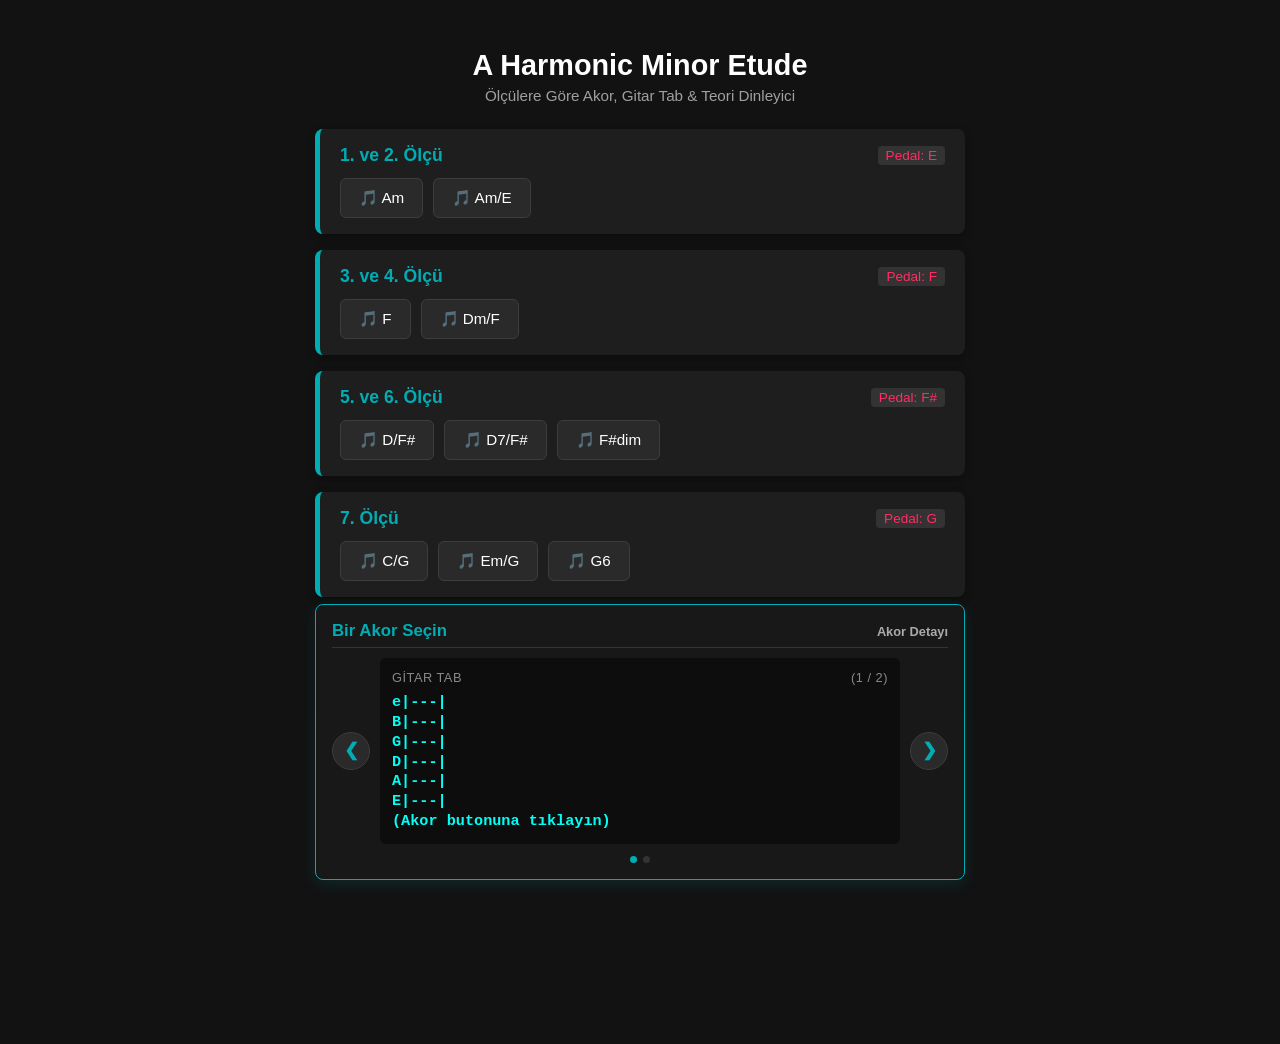
<file: index.html>
<!DOCTYPE html>
<html lang="tr">
<head>
    <meta charset="UTF-8">
    <meta name="viewport" content="width=device-width, initial-scale=1.0">
    <title>A Harmonic Minor Etude - Akor, Tab & Teori Paneli</title>
    <style>
        body {
            font-family: 'Segoe UI', Tahoma, Geneva, Verdana, sans-serif;
            background-color: #121212;
            color: #e0e0e0;
            display: flex;
            flex-direction: column;
            align-items: center;
            padding: 30px 20px;
            margin: 0;
        }

        h1 {
            color: #ffffff;
            margin-bottom: 5px;
            font-size: 1.8rem;
        }

        .subtitle {
            color: #a0a0a0;
            margin-bottom: 25px;
            font-size: 0.95rem;
        }

        .main-layout {
            display: flex;
            flex-direction: column;
            gap: 20px;
            width: 100%;
            max-width: 650px;
        }

        .container {
            display: flex;
            flex-direction: column;
            gap: 16px;
        }

        .measure-card {
            background-color: #1e1e1e;
            border-left: 5px solid #00adb5;
            border-radius: 8px;
            padding: 16px 20px;
            box-shadow: 0 4px 10px rgba(0,0,0,0.3);
            display: flex;
            flex-direction: column;
            gap: 12px;
        }

        .measure-title {
            font-weight: 600;
            color: #00adb5;
            font-size: 1.1rem;
            display: flex;
            justify-content: space-between;
            align-items: center;
        }

        .pedal-tag {
            background-color: #333;
            color: #ff2e63;
            padding: 2px 8px;
            border-radius: 4px;
            font-size: 0.85rem;
            font-weight: normal;
        }

        .button-group {
            display: flex;
            flex-wrap: wrap;
            gap: 10px;
        }

        button {
            background-color: #2a2a2a;
            color: #ffffff;
            border: 1px solid #3d3d3d;
            padding: 10px 18px;
            border-radius: 6px;
            cursor: pointer;
            font-size: 0.95rem;
            font-weight: 500;
            transition: all 0.2s ease;
            display: flex;
            align-items: center;
            gap: 6px;
        }

        button:hover {
            background-color: #00adb5;
            color: #121212;
            border-color: #00adb5;
            transform: translateY(-2px);
        }

        button.active {
            background-color: #ff2e63 !important;
            border-color: #ff2e63 !important;
            color: #ffffff !important;
        }

        /* Single Carousel Box */
        .info-panel {
            background-color: #181818;
            border: 1px solid #00adb5;
            border-radius: 8px;
            padding: 16px;
            box-shadow: 0 4px 15px rgba(0, 173, 181, 0.15);
            position: sticky;
            bottom: 20px;
            display: flex;
            flex-direction: column;
            gap: 10px;
        }

        .panel-header {
            color: #00adb5;
            font-size: 1.05rem;
            font-weight: bold;
            border-bottom: 1px solid #333;
            padding-bottom: 6px;
            display: flex;
            justify-content: space-between;
            align-items: center;
        }

        /* Carousel Navigation Wrapper */
        .carousel-wrapper {
            position: relative;
            display: flex;
            align-items: center;
            gap: 10px;
        }

        .nav-arrow {
            background-color: #2a2a2a;
            color: #00adb5;
            border: 1px solid #3d3d3d;
            width: 36px;
            height: 36px;
            border-radius: 50%;
            display: flex;
            justify-content: center;
            align-items: center;
            cursor: pointer;
            font-size: 1.1rem;
            font-weight: bold;
            user-select: none;
            transition: all 0.2s ease;
            flex-shrink: 0;
        }

        .nav-arrow:hover {
            background-color: #00adb5;
            color: #121212;
            border-color: #00adb5;
        }

        .carousel-container {
            width: 100%;
            overflow: hidden;
            border-radius: 6px;
            background-color: #0d0d0d;
        }

        .carousel-slider {
            display: flex;
            transition: transform 0.3s cubic-bezier(0.25, 1, 0.5, 1);
            width: 200%; /* 2 sayfa yan yana */
        }

        .slide-card {
            width: 50%;
            padding: 12px;
            box-sizing: border-box;
            display: flex;
            flex-direction: column;
            min-height: 150px;
        }

        .slide-title {
            font-size: 0.8rem;
            color: #888;
            text-transform: uppercase;
            letter-spacing: 0.5px;
            margin-bottom: 8px;
            display: flex;
            justify-content: space-between;
        }

        pre {
            font-family: 'Courier New', Courier, monospace;
            color: #00fff5;
            font-size: 0.95rem;
            line-height: 1.3;
            margin: 0;
            overflow-x: auto;
            font-weight: bold;
        }

        .theory-content {
            font-size: 0.88rem;
            line-height: 1.4;
            color: #e0e0e0;
        }

        .note-badge {
            background-color: #ff2e63;
            color: white;
            padding: 2px 6px;
            border-radius: 4px;
            font-weight: bold;
            display: inline-block;
            margin-right: 4px;
            margin-bottom: 4px;
            font-size: 0.82rem;
        }

        .formula-text {
            color: #ffb400;
            font-weight: bold;
        }

        .dots-container {
            display: flex;
            justify-content: center;
            gap: 6px;
            margin-top: 2px;
        }

        .dot {
            width: 7px;
            height: 7px;
            background-color: #333;
            border-radius: 50%;
            transition: background-color 0.3s;
        }

        .dot.active {
            background-color: #00adb5;
        }
    </style>
</head>
<body>

    <h1>A Harmonic Minor Etude</h1>
    <div class="subtitle">Ölçülere Göre Akor, Gitar Tab & Teori Dinleyici</div>

    <div class="main-layout">
        <div class="container">

            <!-- 1. ve 2. Ölçü -->
            <div class="measure-card">
                <div class="measure-title">
                    1. ve 2. Ölçü
                    <span class="pedal-tag">Pedal: E</span>
                </div>
                <div class="button-group">
                    <button onclick="selectChord('Am', [220, 261.63, 329.63], this)">🎵 Am</button>
                    <button onclick="selectChord('Am/E', [164.81, 220, 261.63, 329.63], this)">🎵 Am/E</button>
                </div>
            </div>

            <!-- 3. ve 4. Ölçü -->
            <div class="measure-card">
                <div class="measure-title">
                    3. ve 4. Ölçü
                    <span class="pedal-tag">Pedal: F</span>
                </div>
                <div class="button-group">
                    <button onclick="selectChord('F', [174.61, 261.63, 349.23], this)">🎵 F</button>
                    <button onclick="selectChord('Dm/F', [174.61, 220, 293.66, 349.23], this)">🎵 Dm/F</button>
                </div>
            </div>

            <!-- 5. ve 6. Ölçü -->
            <div class="measure-card">
                <div class="measure-title">
                    5. ve 6. Ölçü
                    <span class="pedal-tag">Pedal: F#</span>
                </div>
                <div class="button-group">
                    <button onclick="selectChord('D/F#', [185.00, 293.66, 369.99], this)">🎵 D/F#</button>
                    <button onclick="selectChord('D7/F#', [185.00, 261.63, 293.66, 369.99], this)">🎵 D7/F#</button>
                    <button onclick="selectChord('F#dim', [185.00, 220.00, 261.63, 311.13], this)">🎵 F#dim</button>
                </div>
            </div>

            <!-- 7. Ölçü -->
            <div class="measure-card">
                <div class="measure-title">
                    7. Ölçü
                    <span class="pedal-tag">Pedal: G</span>
                </div>
                <div class="button-group">
                    <button onclick="selectChord('C/G', [196.00, 261.63, 329.63, 392.00], this)">🎵 C/G</button>
                    <button onclick="selectChord('Em/G', [196.00, 246.94, 329.63, 392.00], this)">🎵 Em/G</button>
                    <button onclick="selectChord('G6', [196.00, 246.94, 293.66, 329.63], this)">🎵 G6</button>
                </div>
            </div>

            <!-- 8. Ölçü -->
            <div class="measure-card">
                <div class="measure-title">
                    8. Ölçü
                    <span class="pedal-tag">Pedal: G#</span>
                </div>
                <div class="button-group">
                    <button onclick="selectChord('E7/G#', [207.65, 246.94, 293.66, 329.63], this)">🎵 E7/G#</button>
                    <button onclick="selectChord('G#dim7', [207.65, 246.94, 293.66, 349.23], this)">🎵 G#dim7</button>
                </div>
            </div>

        </div>

        <!-- Info Panel (Single Slider Box) -->
        <div class="info-panel">
            
            <div class="panel-header">
                <span id="chord-name">Bir Akor Seçin</span>
                <span style="font-size:0.8rem; color:#aaa;">Akor Detayı</span>
            </div>

            <!-- Carousel Area -->
            <div class="carousel-wrapper">
                <div class="nav-arrow" onclick="prevSlide()">&#10094;</div>

                <div class="carousel-container">
                    <div class="carousel-slider" id="slider">
                        
                        <!-- Slide 1: Gitar Tab -->
                        <div class="slide-card">
                            <div class="slide-title">
                                <span>Gitar Tab</span>
                                <span>(1 / 2)</span>
                            </div>
                            <pre id="tab-display">e|---|
B|---|
G|---|
D|---|
A|---|
E|---|
(Akor butonuna tıklayın)</pre>
                        </div>

                        <!-- Slide 2: Armoni Teorisi -->
                        <div class="slide-card">
                            <div class="slide-title">
                                <span>Akor Yapısı & Notalar</span>
                                <span>(2 / 2)</span>
                            </div>
                            <div id="theory-display" class="theory-content">
                                Notaları ve aralıkları görmek için akor seçin.
                            </div>
                        </div>

                    </div>
                </div>

                <div class="nav-arrow" onclick="nextSlide()">&#10095;</div>
            </div>

            <!-- Indicator Dots -->
            <div class="dots-container">
                <div class="dot active" id="dot-0"></div>
                <div class="dot" id="dot-1"></div>
            </div>

        </div>
    </div>

    <script>
        const audioCtx = new (window.AudioContext || window.webkitAudioContext)();

        // Akor Detay Verileri
        const chordDetails = {
            'Am': {
                tab: "e|---5---|\nB|---5---|\nG|---5---|\nD|---7---|\nA|---0---|\nE|-------|",
                notes: ["A", "C", "E"],
                formula: "1 - b3 - 5 (Kök - Minör 3'lü - Tam 5'li)",
                desc: "La minör temel üçlüsüdür. A tonunun kök akorudur."
            },
            'Am/E': {
                tab: "e|---0---|\nB|---1---|\nG|---2---|\nD|---2---|\nA|---0---|\nE|---0---|",
                notes: ["E", "A", "C"],
                formula: "5 / 1 - b3 (5'li Bas Üzerinde Minör)",
                desc: "Am akorunun bas sesine Mi (E) notasının çevrilmiş halidir."
            },
            'F': {
                tab: "e|---1---|\nB|---1---|\nG|---2---|\nD|---3---|\nA|---3---|\nE|---1---|",
                notes: ["F", "A", "C"],
                formula: "1 - 3 - 5 (Kök - Majör 3'lü - Tam 5'li)",
                desc: "Fa Majör triad akorudur. La minör dizisinin 6. derecesidir (VI)."
            },
            'Dm/F': {
                tab: "e|---5---|\nB|---6---|\nG|---7---|\nD|---3---|\nA|-------|\nE|-------|",
                notes: ["F", "A", "D"],
                formula: "b3 / 1 - 5 (Minör 3'lü Bas Üzerinde)",
                desc: "Re minör akorunun Fa (F) bası üzerindeki 1. çevrim pozisyonudur."
            },
            'D/F#': {
                tab: "e|---2---|\nB|---3---|\nG|---2---|\nD|---0---|\nA|-------|\nE|---2---|",
                notes: ["F#", "D", "A"],
                formula: "3 / 1 - 5 (Majör 3'lü Bas Üzerinde)",
                desc: "Re Majör akorunun Fa diyez (F#) bası üzerindeki halidir."
            },
            'D7/F#': {
                tab: "e|---2---|\nB|---1---|\nG|---2---|\nD|---0---|\nA|-------|\nE|---2---|",
                notes: ["F#", "C", "D", "A"],
                formula: "3 - b7 - 1 - 5 (Dominant 7'li Çevrimi)",
                desc: "Re Dominant 7'li akorunun F# baslı yürüyüşü."
            },
            'F#dim': {
                tab: "e|---5---|\nB|---7---|\nG|---5---|\nD|---4---|\nA|-------|\nE|-------|",
                notes: ["F#", "A", "C"],
                formula: "1 - b3 - b5 (Kök - Minör 3'lü - Eksilmiş 5'li)",
                desc: "Fa diyez eksilmiş üçlü akorudur. Kromatik geçiş yaratır."
            },
            'C/G': {
                tab: "e|---0---|\nB|---1---|\nG|---0---|\nD|---2---|\nA|---3---|\nE|---3---|",
                notes: ["G", "C", "E"],
                formula: "5 / 1 - 3 (5'li Bas Üzerinde Majör)",
                desc: "Do Majör akorunun Sol (G) bası ile çalınan 2. çevrimidir."
            },
            'Em/G': {
                tab: "e|---0---|\nB|---0---|\nG|---0---|\nD|---2---|\nA|---2---|\nE|---3---|",
                notes: ["G", "E", "B"],
                formula: "b3 / 1 - 5 (Minör 3'lü Bas Üzerinde)",
                desc: "Mi minör akorunun Sol (G) bası üzerindeki pozisyonudur."
            },
            'G6': {
                tab: "e|---7---|\nB|---8---|\nG|---7---|\nD|---5---|\nA|-------|\nE|-------|",
                notes: ["G", "B", "D", "E"],
                formula: "1 - 3 - 5 - 6 (Majör Triad + 6'lı Ek)",
                desc: "Sol Majör akoruna eklenmiş Mi (E) sesi ile oluşan 6'lı akor."
            },
            'E7/G#': {
                tab: "e|---7---|\nB|---9---|\nG|---7---|\nD|---6---|\nA|-------|\nE|-------|",
                notes: ["G#", "D", "E", "B"],
                formula: "3 - b7 - 1 - 5 (Dominant 7'li Çevrimi)",
                desc: "Mi Dominant 7'li akorunun Sol diyez (G#) bası üzerindeki karara gidiş hali."
            },
            'G#dim7': {
                tab: "e|---7---|\nB|---9---|\nG|---7---|\nD|---6---|\nA|-------|\nE|---4---|",
                notes: ["G#", "B", "D", "F"],
                formula: "1 - b3 - b5 - bb7 (Tam Eksilmiş 7'li)",
                desc: "La armonik minörün 7. derecesi üzerindeki eksilmiş kararlı dominant akor."
            }
        };

        let currentSlide = 0;

        function selectChord(chordKey, frequencies, btn) {
            document.querySelectorAll('button').forEach(b => b.classList.remove('active'));
            btn.classList.add('active');

            const info = chordDetails[chordKey];

            if (info) {
                document.getElementById('chord-name').innerText = "Akor: " + chordKey;
                document.getElementById('tab-display').innerText = info.tab;

                const notesHTML = info.notes.map(n => `<span class="note-badge">${n}</span>`).join('');
                document.getElementById('theory-display').innerHTML = `
                    <div style="margin-bottom:6px;"><strong>Notalar:</strong> ${notesHTML}</div>
                    <div style="margin-bottom:6px;"><strong>Aralık:</strong> <span class="formula-text">${info.formula}</span></div>
                    <div><strong>Açıklama:</strong> ${info.desc}</div>
                `;
            }

            playChord(frequencies);
        }

        /* Slide Navigation */
        function nextSlide() {
            currentSlide = (currentSlide + 1) % 2;
            updateSliderPosition();
        }

        function prevSlide() {
            currentSlide = (currentSlide - 1 + 2) % 2;
            updateSliderPosition();
        }

        function updateSliderPosition() {
            const slider = document.getElementById("slider");
            slider.style.transform = `translateX(-${currentSlide * 50}%)`;

            document.getElementById("dot-0").classList.toggle("active", currentSlide === 0);
            document.getElementById("dot-1").classList.toggle("active", currentSlide === 1);
        }

        function playChord(frequencies) {
            if (audioCtx.state === 'suspended') {
                audioCtx.resume();
            }

            const now = audioCtx.currentTime;
            const duration = 1.8;

            frequencies.forEach(freq => {
                const osc = audioCtx.createOscillator();
                const gain = audioCtx.createGain();

                osc.type = 'triangle';
                osc.frequency.value = freq;

                gain.gain.setValueAtTime(0.12, now);
                gain.gain.exponentialRampToValueAtTime(0.0001, now + duration);

                osc.connect(gain);
                gain.connect(audioCtx.destination);

                osc.start(now);
                osc.stop(now + duration);
            });
        }
    </script>
</body>
</html>
</file>
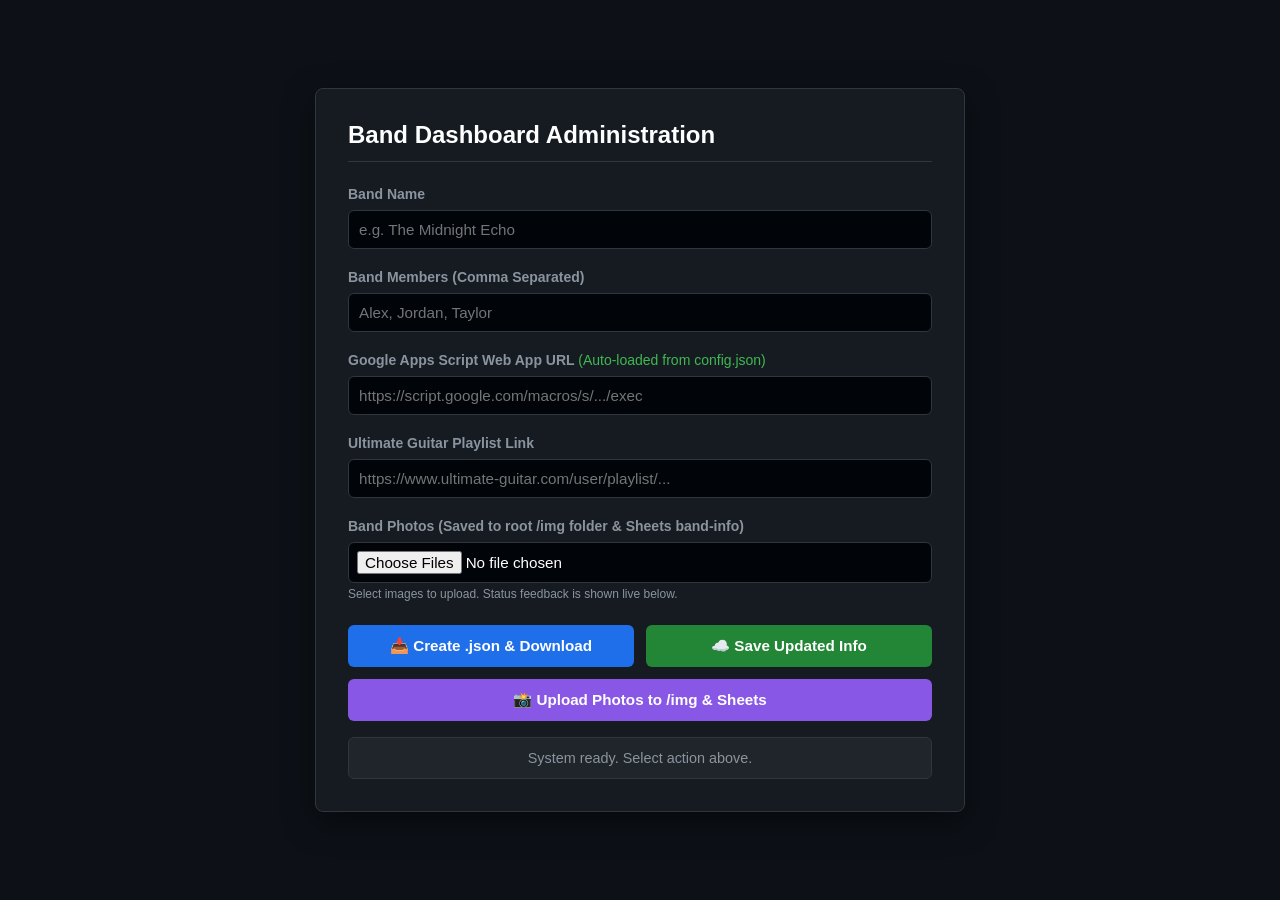
<file: admin.html>
<!DOCTYPE html> <html lang="en"> <head>     <meta charset="UTF-8">     <meta name="viewport" content="width=device-width, initial-scale=1.0">     <title>Admin Panel — Band Dashboard</title>     <style>         :root { --bg-color: #0d1117; --card-bg: #161b22; --border-color: #30363d; --text-main: #c9d1d9; --accent-color: #238636; --accent-secondary: #1f6feb; --input-bg: #010409; }         * { box-sizing: border-box; margin: 0; padding: 0; }         body { background-color: var(--bg-color); color: var(--text-main); font-family: -apple-system, sans-serif; display: flex; justify-content: center; align-items: center; min-height: 100vh; padding: 20px; }         .admin-container { background-color: var(--card-bg); border: 1px solid var(--border-color); border-radius: 8px; width: 100%; max-width: 650px; padding: 32px; box-shadow: 0 10px 30px rgba(0,0,0,0.5); }         h2 { margin-bottom: 24px; font-size: 1.5rem; color: #fff; border-bottom: 1px solid var(--border-color); padding-bottom: 12px; }         .form-group { margin-bottom: 20px; }         label { display: block; font-size: 0.875rem; margin-bottom: 8px; font-weight: 600; color: #8b949e; }         input[type="text"], input[type="url"], input[type="file"] { width: 100%; padding: 10px; background-color: var(--input-bg); border: 1px solid var(--border-color); border-radius: 6px; color: #fff; font-size: 0.95rem; }         input[type="file"] { padding: 8px; cursor: pointer; }         .file-hint { font-size: 0.75rem; color: #8b949e; margin-top: 4px; }                  .button-grid { display: grid; grid-template-columns: 1fr 1fr; gap: 12px; margin-top: 24px; }         .btn { padding: 12px; color: #fff; border: none; border-radius: 6px; font-weight: 600; cursor: pointer; font-size: 0.95rem; transition: opacity 0.2s; text-align: center; }         .btn:hover { opacity: 0.9; }         .btn-download { background-color: var(--accent-secondary); }         .btn-save-cloud { background-color: var(--accent-color); }         .btn-photo-only { background-color: #8957e5; grid-column: span 2; }                  .status-msg { margin-top: 16px; padding: 12px; border-radius: 6px; font-size: 0.9rem; text-align: center; display: block; border: 1px solid transparent; }         .status-idle { background: rgba(48, 54, 61, 0.4); color: #8b949e; border-color: var(--border-color); }         .status-success { background: rgba(35, 134, 54, 0.2); border-color: rgba(35, 134, 54, 0.4); color: #3fb950; }         .status-error { background: rgba(248, 81, 73, 0.2); border-color: rgba(248, 81, 73, 0.4); color: #f85149; }         .status-loading { background: rgba(31, 111, 235, 0.2); border-color: rgba(31, 111, 235, 0.4); color: #58a6ff; }     </style> </head> <body> <div class="admin-container">     <h2>Band Dashboard Administration</h2>     <form id="configForm">         <div class="form-group">             <label>Band Name</label>             <input type="text" id="bandName" required placeholder="e.g. The Midnight Echo">         </div>         <div class="form-group">             <label>Band Members (Comma Separated)</label>             <input type="text" id="bandMembers" required placeholder="Alex, Jordan, Taylor">         </div>         <div class="form-group">             <label>Google Apps Script Web App URL <span style="font-weight:normal; color:#3fb950;">(Auto-loaded from config.json)</span></label>             <input type="url" id="googleSheetsApiUrl" placeholder="https://script.google.com/macros/s/.../exec">         </div>         <div class="form-group">             <label>Ultimate Guitar Playlist Link</label>             <input type="url" id="ugPlaylistLink" required placeholder="https://www.ultimate-guitar.com/user/playlist/...">         </div>         <div class="form-group">             <label>Band Photos (Saved to root /img folder & Sheets band-info)</label>             <input type="file" id="bandPhotosInput" accept="image/*" multiple>             <div class="file-hint">Select images to upload. Status feedback is shown live below.</div>         </div>          <div class="button-grid">             <button type="button" class="btn btn-download" onclick="downloadConfigJson()">📥 Create .json & Download</button>             <button type="button" class="btn btn-save-cloud" onclick="saveInfoToCloud()">☁️ Save Updated Info</button>             <button type="button" class="btn btn-photo-only" onclick="uploadPhotosOnly()">📸 Upload Photos to /img & Sheets</button>         </div>          <div id="statusMessage" class="status-msg status-idle">System ready. Select action above.</div>     </form> </div>  <script>     let loadedConfig = {};      document.addEventListener("DOMContentLoaded", async () => {         try {             const res = await fetch("config.json");             if (res.ok) {                 loadedConfig = await res.json();                 if (loadedConfig.band_name) document.getElementById("bandName").value = loadedConfig.band_name;                 if (loadedConfig.band_members) document.getElementById("bandMembers").value = Array.isArray(loadedConfig.band_members) ? loadedConfig.band_members.join(", ") : loadedConfig.band_members;                 if (loadedConfig.google_sheets_api_url) document.getElementById("googleSheetsApiUrl").value = loadedConfig.google_sheets_api_url;                 if (loadedConfig.ug_playlist_link) document.getElementById("ugPlaylistLink").value = loadedConfig.ug_playlist_link;                 showStatus("Loaded existing configuration from config.json successfully.", "success");             }         } catch (e) {             showStatus("No local config.json detected. Please fill details manually.", "error");         }     });      function resolveApiUrl() {         const inputVal = document.getElementById('googleSheetsApiUrl').value.trim();         if (inputVal) return inputVal;         if (loadedConfig && loadedConfig.google_sheets_api_url) return loadedConfig.google_sheets_api_url;         return "";     }      async function getFormDataPayload() {         const fileInput = document.getElementById('bandPhotosInput');         let photoPaths = loadedConfig.band_photos || [];          if (fileInput.files && fileInput.files.length > 0) {             for (let file of fileInput.files) {                 const pathStr = `img/${file.name}`;                 if (!photoPaths.includes(pathStr)) {                     photoPaths.push(pathStr);                 }             }         }          const apiUrl = resolveApiUrl();          return {             band_name: document.getElementById('bandName').value.trim() || loadedConfig.band_name || "",             band_members: document.getElementById('bandMembers').value ? document.getElementById('bandMembers').value.split(',').map(m => m.trim()) : (loadedConfig.band_members || []),             google_sheets_api_url: apiUrl,             ug_playlist_link: document.getElementById('ugPlaylistLink').value.trim() || loadedConfig.ug_playlist_link || "",             band_photos: photoPaths,             active_theme: loadedConfig.active_theme || "base",             created_at: loadedConfig.created_at || new Date().toISOString()         };     }      async function downloadConfigJson() {         const data = await getFormDataPayload();         const blob = new Blob([JSON.stringify(data, null, 2)], { type: "application/json" });         const a = document.createElement('a');         a.href = URL.createObjectURL(blob);         a.download = 'config.json';         a.click();         showStatus("config.json successfully generated and downloaded.", "success");     }      async function saveInfoToCloud() {         const data = await getFormDataPayload();         if (!data.google_sheets_api_url) {             showStatus("Error: Google Apps Script URL is required.", "error");             return;         }          try {             showStatus("Saving info to Google Sheets band-info tab...", "loading");             const res = await fetch(data.google_sheets_api_url, {                 method: "POST",                 headers: { "Content-Type": "text/plain;charset=utf-8" },                 body: JSON.stringify({ action: "updateBandInfo", payload: data })             });             const json = await res.json();             if (json.status === "success" || res.ok) {                 showStatus("Successfully updated band-info tab in Google Sheets!", "success");             } else {                 showStatus("Failed to update cloud: " + (json.message || "Unknown error"), "error");             }         } catch (e) {             showStatus("Network error saving to cloud: " + e.message, "error");         }     }      async function uploadPhotosOnly() {         const apiUrl = resolveApiUrl();         const fileInput = document.getElementById('bandPhotosInput');                  if (!apiUrl) {             showStatus("Error: Google Apps Script URL is missing.", "error");             return;         }         if (!fileInput.files || fileInput.files.length === 0) {             showStatus("Error: Please select at least one photo to upload.", "error");             return;         }          try {             showStatus(`Processing ${fileInput.files.length} photo(s)... Converting to payload.`, "loading");             let photoPayloads = [];             for (let file of fileInput.files) {                 const base64 = await toBase64(file);                 photoPayloads.push({ name: file.name, data: base64, path: `img/${file.name}` });             }              showStatus("Uploading photo payload to Google Apps Script backend...", "loading");             const res = await fetch(apiUrl, {                 method: "POST",                 headers: { "Content-Type": "text/plain;charset=utf-8" },                 body: JSON.stringify({ action: "uploadBandPhotos", payload: { photos: photoPayloads } })             });                          const textResponse = await res.text();             let json;             try {                 json = JSON.parse(textResponse);             } catch (parseErr) {                 json = { status: "success", raw: textResponse }; // Fallback if Apps Script returns plain text             }              if (json.status === "success" || res.ok) {                 showStatus("Photos successfully uploaded and recorded in band-info!", "success");                 loadedConfig.band_photos = (loadedConfig.band_photos || []).concat(photoPayloads.map(p => p.path));             } else {                 showStatus("Photo upload rejected by server: " + (json.message || textResponse), "error");             }         } catch (e) {             showStatus("Critical error during photo upload: " + e.message, "error");         }     }      const toBase64 = file => new Promise((resolve, reject) => {         const reader = new FileReader();         reader.readAsDataURL(file);         reader.onload = () => resolve(reader.result);         reader.onerror = error => reject(error);     });      function showStatus(msg, type) {         const el = document.getElementById("statusMessage");         el.innerText = msg;         el.className = `status-msg status-${type}`;     } </script> </body> </html>
</file>
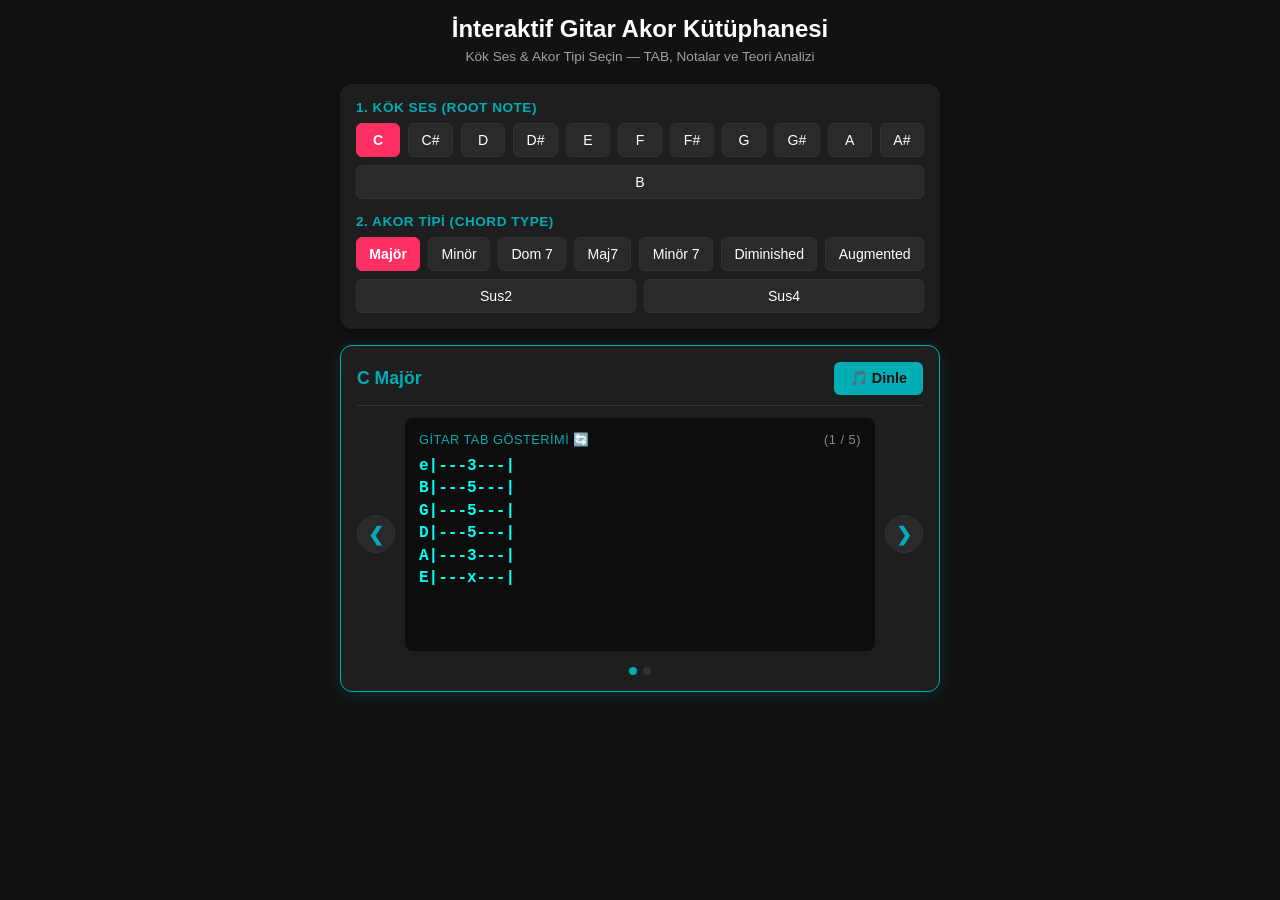
<file: akor.html>
<!DOCTYPE html>
<html lang="tr">
<head>
    <meta charset="UTF-8">
    <meta name="viewport" content="width=device-width, initial-scale=1.0">
    <title>Gitar Akor & Teori Motoru</title>
    <style>
        :root {
            --bg-color: #121212;
            --card-bg: #1e1e1e;
            --accent-color: #00adb5;
            --highlight-color: #ff2e63;
            --text-color: #e0e0e0;
            --border-color: #333333;
        }

        * {
            box-sizing: border-box;
            margin: 0;
            padding: 0;
        }

        body {
            font-family: 'Segoe UI', -apple-system, BlinkMacSystemFont, Roboto, sans-serif;
            background-color: var(--bg-color);
            color: var(--text-color);
            padding: 15px;
            display: flex;
            flex-direction: column;
            align-items: center;
            min-height: 100vh;
        }

        header {
            text-align: center;
            margin-bottom: 20px;
            width: 100%;
            max-width: 600px;
        }

        h1 {
            color: #ffffff;
            font-size: 1.5rem;
            margin-bottom: 6px;
        }

        .subtitle {
            color: #a0a0a0;
            font-size: 0.85rem;
        }

        .main-container {
            width: 100%;
            max-width: 600px;
            display: flex;
            flex-direction: column;
            gap: 16px;
        }

        .control-panel {
            background-color: var(--card-bg);
            border-radius: 12px;
            padding: 16px;
            box-shadow: 0 4px 12px rgba(0,0,0,0.4);
            display: flex;
            flex-direction: column;
            gap: 15px;
        }

        .section-label {
            font-size: 0.85rem;
            font-weight: 600;
            color: var(--accent-color);
            margin-bottom: 8px;
            text-transform: uppercase;
            letter-spacing: 0.5px;
        }

        .root-selector, .type-selector {
            display: flex;
            flex-wrap: wrap;
            gap: 8px;
        }

        .btn-select {
            background-color: #2a2a2a;
            color: #ffffff;
            border: 1px solid var(--border-color);
            padding: 8px 12px;
            border-radius: 6px;
            cursor: pointer;
            font-size: 0.88rem;
            font-weight: 500;
            transition: all 0.2s ease;
            flex: 1 0 auto;
            text-align: center;
            min-width: 44px;
        }

        .btn-select:hover {
            border-color: var(--accent-color);
            color: var(--accent-color);
        }

        .btn-select.active {
            background-color: var(--highlight-color) !important;
            border-color: var(--highlight-color) !important;
            color: #ffffff !important;
            font-weight: bold;
        }

        .info-panel {
            background-color: var(--card-bg);
            border: 1px solid var(--accent-color);
            border-radius: 12px;
            padding: 16px;
            box-shadow: 0 4px 15px rgba(0, 173, 181, 0.15);
            display: flex;
            flex-direction: column;
            gap: 12px;
        }

        .panel-header {
            color: var(--accent-color);
            font-size: 1.1rem;
            font-weight: bold;
            border-bottom: 1px solid var(--border-color);
            padding-bottom: 10px;
            display: flex;
            justify-content: space-between;
            align-items: center;
        }

        .play-btn {
            background-color: var(--accent-color);
            color: #121212;
            border: none;
            padding: 8px 16px;
            border-radius: 6px;
            font-weight: bold;
            cursor: pointer;
            font-size: 0.9rem;
            transition: transform 0.1s, background-color 0.2s;
        }

        .play-btn:active {
            transform: scale(0.95);
            background-color: var(--highlight-color);
            color: #fff;
        }

        .carousel-wrapper {
            position: relative;
            display: flex;
            align-items: center;
            gap: 10px;
        }

        .nav-arrow {
            background-color: #2a2a2a;
            color: var(--accent-color);
            border: 1px solid var(--border-color);
            width: 38px;
            height: 38px;
            border-radius: 50%;
            display: flex;
            justify-content: center;
            align-items: center;
            cursor: pointer;
            font-size: 1.2rem;
            font-weight: bold;
            user-select: none;
            transition: all 0.2s ease;
            flex-shrink: 0;
        }

        .nav-arrow:hover {
            background-color: var(--accent-color);
            color: #121212;
            border-color: var(--accent-color);
        }

        .carousel-container {
            width: 100%;
            overflow: hidden;
            border-radius: 8px;
            background-color: #0d0d0d;
        }

        .carousel-slider {
            display: flex;
            transition: transform 0.3s cubic-bezier(0.25, 1, 0.5, 1);
            width: 200%;
        }

        .slide-card {
            width: 50%;
            padding: 14px;
            min-height: 190px;
            box-sizing: border-box;
            display: flex;
            flex-direction: column;
        }

        .slide-title {
            font-size: 0.8rem;
            color: #888;
            text-transform: uppercase;
            letter-spacing: 0.5px;
            margin-bottom: 8px;
            display: flex;
            justify-content: space-between;
        }

        .clickable-header {
            cursor: pointer;
            color: var(--accent-color);
            transition: color 0.2s;
            user-select: none;
        }

        .clickable-header:hover {
            color: var(--highlight-color);
            text-decoration: underline;
        }

        pre {
            font-family: 'Courier New', Courier, monospace;
            color: #00fff5;
            font-size: 1rem;
            line-height: 1.4;
            margin: 0;
            overflow-x: auto;
            font-weight: bold;
        }

        .theory-content {
            font-size: 0.88rem;
            line-height: 1.5;
            color: var(--text-color);
        }

        .note-badge {
            background-color: var(--highlight-color);
            color: white;
            padding: 3px 8px;
            border-radius: 4px;
            font-weight: bold;
            display: inline-block;
            margin-right: 4px;
            margin-bottom: 6px;
            font-size: 0.85rem;
        }

        .formula-text {
            color: #ffb400;
            font-weight: bold;
        }

        .dots-container {
            display: flex;
            justify-content: center;
            gap: 6px;
            margin-top: 4px;
        }

        .dot {
            width: 8px;
            height: 8px;
            background-color: #333;
            border-radius: 50%;
            transition: background-color 0.3s;
        }

        .dot.active {
            background-color: var(--accent-color);
        }
    </style>
</head>
<body>

    <header>
        <h1>İnteraktif Gitar Akor Kütüphanesi</h1>
        <div class="subtitle">Kök Ses & Akor Tipi Seçin — TAB, Notalar ve Teori Analizi</div>
    </header>

    <div class="main-container">

        <div class="control-panel">
            <div>
                <div class="section-label">1. Kök Ses (Root Note)</div>
                <div class="root-selector" id="root-buttons"></div>
            </div>
            <div>
                <div class="section-label">2. Akor Tipi (Chord Type)</div>
                <div class="type-selector" id="type-buttons"></div>
            </div>
        </div>

        <div class="info-panel">
            <div class="panel-header">
                <span id="chord-title">Akor Seçilmedi</span>
                <button class="play-btn" id="play-btn" onclick="playCurrentChord()">🎵 Dinle</button>
            </div>

            <div class="carousel-wrapper">
                <div class="nav-arrow" onclick="prevSlide()">&#10094;</div>

                <div class="carousel-container">
                    <div class="carousel-slider" id="slider">
                        
                        <!-- Slide 1: TAB -->
                        <div class="slide-card">
                            <div class="slide-title">
                                <span class="clickable-header" onclick="cyclePositions()" title="Diğer basılış şekillerini görmek için tıklayın">
                                    GİTAR TAB GÖSTERİMİ 🔄
                                </span>
                                <span id="pos-counter">(1 / 1)</span>
                            </div>
                            <pre id="tab-display">Yükleniyor...</pre>
                        </div>

                        <!-- Slide 2: Teori -->
                        <div class="slide-card">
                            <div class="slide-title">
                                <span>Akor Kurulumu & Teori Analizi</span>
                                <span>(2 / 2)</span>
                            </div>
                            <div id="theory-display" class="theory-content">
                                Yükleniyor...
                            </div>
                        </div>

                    </div>
                </div>

                <div class="nav-arrow" onclick="nextSlide()">&#10095;</div>
            </div>

            <div class="dots-container">
                <div class="dot active" id="dot-0"></div>
                <div class="dot" id="dot-1"></div>
            </div>

        </div>

    </div>

    <script>
        let audioCtx = null;

        const roots = ["C", "C#", "D", "D#", "E", "F", "F#", "G", "G#", "A", "A#", "B"];
        const chordTypes = [
            { id: "maj", name: "Majör" },
            { id: "m", name: "Minör" },
            { id: "7", name: "Dom 7" },
            { id: "maj7", name: "Maj7" },
            { id: "m7", name: "Minör 7" },
            { id: "dim", name: "Diminished" },
            { id: "aug", name: "Augmented" },
            { id: "sus2", name: "Sus2" },
            { id: "sus4", name: "Sus4" }
        ];

        const chromaticScale = ["C", "C#", "D", "D#", "E", "F", "F#", "G", "G#", "A", "A#", "B"];

        const chordFormulas = {
            "maj": { intervals: [0, 4, 7], name: "1 - 3 - 5", theoryDesc: "<b>Majör Akor (Temel Üçlü):</b> Kök notanın üzerine Majör 3'lü ve Tam 5'li eklenerek kurulur. Parlak, kararlı ve mutlu bir tını verir." },
            "m": { intervals: [0, 3, 7], name: "1 - b3 - 5", theoryDesc: "<b>Minör Akor:</b> Majör akordan farkı, 3'lü sesin yarım ses pesleşerek (b3) Minör 3'lüye dönüşmesidir. Duygusal ve hüzünlü tını katar." },
            "7": { intervals: [0, 4, 7, 10], name: "1 - 3 - 5 - b7", theoryDesc: "<b>Dominant 7'li Akor:</b> Majör üçlüye minör 7'li sesinin eklenmesiyle oluşur. Tonalitede çözülme isteği uyandıran gerilimli bir yapıya sahiptir." },
            "maj7": { intervals: [0, 4, 7, 11], name: "1 - 3 - 5 - 7", theoryDesc: "<b>Majör 7'li Akor:</b> Majör üçlüye doğal 7'li sesinin eklenmesiyle kurulur. Yumuşak, caz tarzı atmosferik bir renge sahiptir." },
            "m7": { intervals: [0, 3, 7, 10], name: "1 - b3 - 5 - b7", theoryDesc: "<b>Minör 7'li Akor:</b> Minör akor yapısına minör 7'li sesinin eklenmesiyle elde edilir. Hüzünlü tınıyı daha olgun ve dingin hale getirir." },
            "dim": { intervals: [0, 3, 6], name: "1 - b3 - b5", theoryDesc: "<b>Eksilmiş (Diminished) Akor:</b> Üst üste iki Minör 3'lü aralıktan oluşur (0 - 3 - 6 semiton). Geçişlerde ve gerilimli durumlarda kullanılır." },
            "aug": { intervals: [0, 4, 8], name: "1 - 3 - #5", theoryDesc: "<b>Artık (Augmented) Akor:</b> Üst üste iki Majör 3'lü aralıktan oluşur (0 - 4 - 8 semiton). 5'li ses tizleştiği (#5) için genişleyen, sürprizli bir etki bırakır." },
            "sus2": { intervals: [0, 2, 7], name: "1 - 2 - 5", theoryDesc: "<b>Askıda 2'li (Sus2):</b> 3'lü ses yerine 2'li ses konulur. Akıcı ve açık bir tını sunar." },
            "sus4": { intervals: [0, 5, 7], name: "1 - 4 - 5", theoryDesc: "<b>Askıda 4'lü (Sus4):</b> 3'lü ses yerine 4'lü ses konulur. Ana akora çözülme beklentisi yaratır." }
        };

        // Klavye Üzerindeki Tüm Alternatif Akor Pozisyonları Generator
        function getAllChordPositions(root, type) {
            const rootIndex = chromaticScale.indexOf(root);
            
            const eFret = (rootIndex - chromaticScale.indexOf("E") + 12) % 12;
            const aFret = (rootIndex - chromaticScale.indexOf("A") + 12) % 12;
            const dFret = (rootIndex - chromaticScale.indexOf("D") + 12) % 12;
            const gFret = (rootIndex - chromaticScale.indexOf("G") + 12) % 12;

            let positions = [];

            if (type === "maj") {
                positions.push({ sys: "CAGED", name: "A-Formu Barre", tab: [aFret, aFret+2, aFret+2, aFret+2, aFret, "x"] });
                positions.push({ sys: "CAGED", name: "E-Formu Barre", tab: [eFret, eFret, eFret+1, eFret+2, eFret+2, eFret] });
                positions.push({ sys: "CAGED", name: "C-Formu Barre", tab: [aFret, aFret-2 < 0 ? aFret+10 : aFret-2, aFret, aFret-1 < 0 ? aFret+11 : aFret-1, aFret, "x"] });
                positions.push({ sys: "Drop-2", name: "Üst 4 Tel Grubu", tab: [dFret+2, dFret+3, dFret+2, dFret, "x", "x"] });
                positions.push({ sys: "Triad", name: "1. Çevrim (G-B-e)", tab: [gFret+2, gFret+1, gFret, "x", "x", "x"] });
            } else if (type === "m") {
                positions.push({ sys: "CAGED", name: "A-Formu Minör", tab: [aFret, aFret+1, aFret+2, aFret+2, aFret, "x"] });
                positions.push({ sys: "CAGED", name: "E-Formu Minör", tab: [eFret, eFret, eFret, eFret+2, eFret+2, eFret] });
                positions.push({ sys: "Drop-2", name: "Üst 4 Tel Grubu", tab: [dFret+1, dFret+3, dFret+2, dFret, "x", "x"] });
                positions.push({ sys: "Triad", name: "Minör Çevrim (G-B-e)", tab: [gFret, gFret+1, gFret, "x", "x", "x"] });
            } else if (type === "7") {
                positions.push({ sys: "CAGED", name: "A-Formu Dom7", tab: [aFret, aFret+2, aFret, aFret+2, aFret, "x"] });
                positions.push({ sys: "CAGED", name: "E-Formu Dom7", tab: [eFret, eFret, eFret+1, eFret, eFret+2, eFret] });
                positions.push({ sys: "Drop-2", name: "D-Teli Kök Voicing", tab: [dFret+3, dFret+2, dFret+3, dFret, "x", "x"] });
                positions.push({ sys: "Shell", name: "3-Ses Caz Voicing", tab: ["x", eFret, eFret+1, "x", "x", eFret] });
            } else if (type === "maj7") {
                positions.push({ sys: "CAGED", name: "A-Formu Maj7", tab: [aFret, aFret+2, aFret+1, aFret+2, aFret, "x"] });
                positions.push({ sys: "CAGED", name: "E-Formu Maj7", tab: [eFret, "x", eFret+1, eFret+1, "x", eFret] });
                positions.push({ sys: "Drop-2", name: "Üst 4 Tel Maj7", tab: [dFret+2, dFret+2, dFret+2, dFret, "x", "x"] });
            } else if (type === "m7") {
                positions.push({ sys: "CAGED", name: "A-Formu Min7", tab: [aFret, aFret+1, aFret, aFret+2, aFret, "x"] });
                positions.push({ sys: "CAGED", name: "E-Formu Min7", tab: [eFret, eFret, eFret, eFret, eFret+2, eFret] });
                positions.push({ sys: "Drop-2", name: "Üst 4 Tel Min7", tab: [dFret+1, dFret+1, dFret+1, dFret, "x", "x"] });
            } else if (type === "sus2") {
                positions.push({ sys: "Standart", name: "A-Teli Sus2", tab: [aFret, aFret, aFret+2, aFret+2, aFret, "x"] });
                positions.push({ sys: "Standart", name: "E-Teli Sus2", tab: [eFret+2, eFret, eFret+2, eFret+2, "x", eFret] });
                positions.push({ sys: "Triad", name: "İnce Teller Sus2", tab: [dFret, dFret+3, dFret+2, "x", "x", "x"] });
                positions.push({ sys: "Open-Voicing", name: "Geniş Aralık Sus2", tab: [aFret, aFret+2, aFret+4, aFret+2, "x", "x"] });
            } else if (type === "sus4") {
                positions.push({ sys: "Standart", name: "A-Teli Sus4", tab: [aFret, aFret+3, aFret+2, aFret+2, aFret, "x"] });
                positions.push({ sys: "Standart", name: "E-Teli Sus4", tab: [eFret, eFret, eFret+2, eFret+2, eFret+2, eFret] });
                positions.push({ sys: "Triad", name: "İnce Teller Sus4", tab: [dFret+3, dFret+3, dFret+2, "x", "x", "x"] });
            } else if (type === "dim") {
                positions.push({ sys: "Diminished", name: "A-Teli Dim7", tab: [aFret+1, aFret+1, aFret, aFret+1, aFret, "x"] });
                positions.push({ sys: "Diminished", name: "E-Teli Dim7", tab: ["x", eFret+2, eFret, eFret+2, "x", eFret] });
                positions.push({ sys: "Triad", name: "Kök Üçlü Dim", tab: [dFret+1, dFret+1, dFret, "x", "x", "x"] });
            } else if (type === "aug") {
                positions.push({ sys: "Augmented", name: "A-Teli Aug", tab: [aFret+1, aFret+2, aFret+2, aFret+3, aFret, "x"] });
                positions.push({ sys: "Augmented", name: "E-Teli Aug", tab: [eFret, eFret+1, eFret+1, eFret+2, "x", eFret] });
                positions.push({ sys: "Triad", name: "Simetrik Aug", tab: [dFret+2, dFret+3, dFret+2, "x", "x", "x"] });
            }

            return positions.map(p => ({
                sys: p.sys,
                name: p.name,
                tab: p.tab.map(v => {
                    if (typeof v === 'number') {
                        return (v < 0 || v > 15) ? "x" : v.toString();
                    }
                    return v.toString();
                })
            }));
        }

        let currentRoot = "C";
        let currentType = "maj";
        let currentPositionIndex = 0;
        let currentSlide = 0;

        window.onload = () => {
            renderRootButtons();
            renderTypeButtons();
            updateChordView();
        };

        function renderRootButtons() {
            const container = document.getElementById("root-buttons");
            container.innerHTML = roots.map(r => 
                `<button class="btn-select ${r === currentRoot ? 'active' : ''}" onclick="selectRoot('${r}')">${r}</button>`
            ).join('');
        }

        function renderTypeButtons() {
            const container = document.getElementById("type-buttons");
            container.innerHTML = chordTypes.map(t => 
                `<button class="btn-select ${t.id === currentType ? 'active' : ''}" onclick="selectType('${t.id}')">${t.name}</button>`
            ).join('');
        }

        function selectRoot(r) {
            currentRoot = r;
            currentPositionIndex = 0;
            renderRootButtons();
            updateChordView();
        }

        function selectType(t) {
            currentType = t;
            currentPositionIndex = 0;
            renderTypeButtons();
            updateChordView();
        }

        function cyclePositions() {
            const positions = getAllChordPositions(currentRoot, currentType);
            currentPositionIndex = (currentPositionIndex + 1) % positions.length;
            updateChordView();
        }

        function updateChordView() {
            const rootIndex = chromaticScale.indexOf(currentRoot);
            const formula = chordFormulas[currentType];
            const chordName = `${currentRoot} ${chordTypes.find(t => t.id === currentType).name}`;
            
            const notes = formula.intervals.map(i => chromaticScale[(rootIndex + i) % 12]);
            const positions = getAllChordPositions(currentRoot, currentType);
            const currentPos = positions[currentPositionIndex];

            const t = currentPos.tab;
            const tabString = `e|---${t[0]}---|\nB|---${t[1]}---|\nG|---${t[2]}---|\nD|---${t[3]}---|\nA|---${t[4]}---|\nE|---${t[5]}---|`;

            document.getElementById("chord-title").innerText = chordName;
            document.getElementById("tab-display").innerText = tabString;
            document.getElementById("pos-counter").innerText = `(${currentPositionIndex + 1} / ${positions.length})`;

            const notesHTML = notes.map(n => `<span class="note-badge">${n}</span>`).join('');
            document.getElementById("theory-display").innerHTML = `
                <div style="margin-bottom:8px;"><b>İçindeki Sesler (Notalar):</b><br>${notesHTML}</div>
                <div style="margin-bottom:8px;"><b>Aralık Formülü:</b> <span class="formula-text">${formula.name}</span></div>
                <div style="margin-bottom:8px;"><b>Mevcut Pozisyon / Sistem:</b> <span style="color:#00adb5; font-weight:bold;">${currentPos.sys} (${currentPos.name})</span></div>
                <div style="background:#1e1e1e; padding:10px; border-radius:6px; border-left:3px solid #00adb5;">${formula.theoryDesc}</div>
            `;
        }

        function nextSlide() {
            currentSlide = (currentSlide + 1) % 2;
            updateSliderPosition();
        }

        function prevSlide() {
            currentSlide = (currentSlide - 1 + 2) % 2;
            updateSliderPosition();
        }

        function updateSliderPosition() {
            const slider = document.getElementById("slider");
            slider.style.transform = `translateX(-${currentSlide * 50}%)`;

            document.getElementById("dot-0").classList.toggle("active", currentSlide === 0);
            document.getElementById("dot-1").classList.toggle("active", currentSlide === 1);
        }

        // Tıklama Anında Doğrudan Çalışan Ses Sentezleyicisi (Web Audio API)
        function playCurrentChord() {
            // 1. AudioContext Örneğini Doğrudan Tıklama Anında Oluştur/Aktifleştir
            if (!audioCtx) {
                const AudioContextClass = window.AudioContext || window.webkitAudioContext;
                audioCtx = new AudioContextClass();
            }
            
            if (audioCtx.state === 'suspended') {
                audioCtx.resume();
            }

            const rootIndex = chromaticScale.indexOf(currentRoot);
            const formula = chordFormulas[currentType];
            
            // C3 (130.81 Hz) Temel Frekansı
            const baseFreq = 130.81 * Math.pow(2, rootIndex / 12);
            const freqs = formula.intervals.map(i => baseFreq * Math.pow(2, i / 12));

            const now = audioCtx.currentTime;
            const duration = 2.0;

            freqs.forEach((freq, idx) => {
                const osc = audioCtx.createOscillator();
                const gain = audioCtx.createGain();

                osc.type = 'triangle';
                osc.frequency.setValueAtTime(freq, now);

                const noteStart = now + (idx * 0.08); // Arpej gecikmesi

                // Temiz Ses Zarfı
                gain.gain.setValueAtTime(0.0001, noteStart);
                gain.gain.exponentialRampToValueAtTime(0.3, noteStart + 0.03);
                gain.gain.exponentialRampToValueAtTime(0.0001, noteStart + duration);

                osc.connect(gain);
                gain.connect(audioCtx.destination);

                osc.start(noteStart);
                osc.stop(noteStart + duration);
            });
        }
    </script>
</body>
</html>
</file>
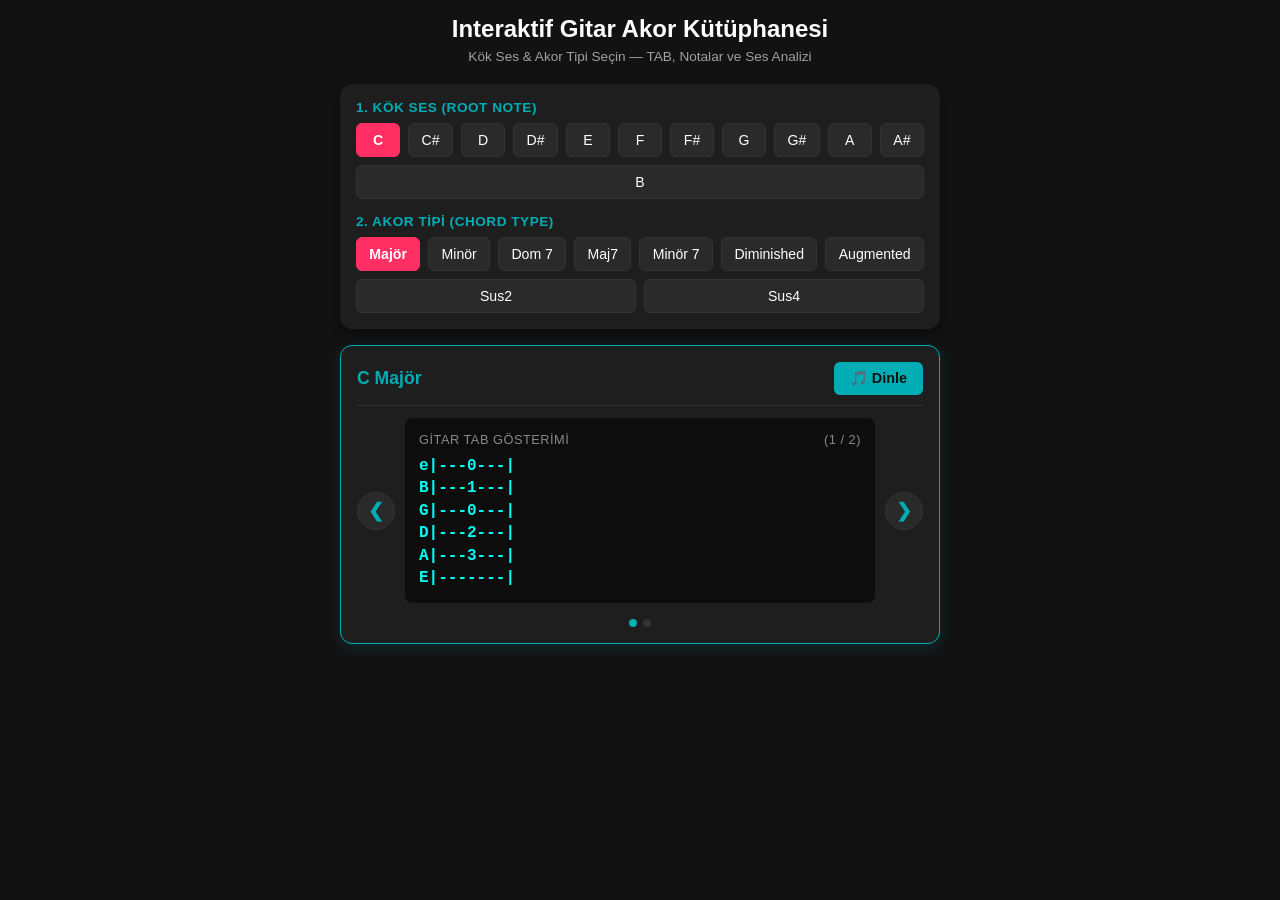
<file: playlist.html>
<!DOCTYPE html>
<html lang="tr">
<head>
    <meta charset="UTF-8">
    <meta name="viewport" content="width=device-width, initial-scale=1.0">
    <title>Gitar Akor & Teori Kütüphanesi</title>
    <style>
        :root {
            --bg-color: #121212;
            --card-bg: #1e1e1e;
            --accent-color: #00adb5;
            --highlight-color: #ff2e63;
            --text-color: #e0e0e0;
            --border-color: #333333;
        }

        * {
            box-sizing: border-box;
            margin: 0;
            padding: 0;
        }

        body {
            font-family: 'Segoe UI', -apple-system, BlinkMacSystemFont, Roboto, sans-serif;
            background-color: var(--bg-color);
            color: var(--text-color);
            padding: 15px;
            display: flex;
            flex-direction: column;
            align-items: center;
            min-height: 100vh;
        }

        header {
            text-align: center;
            margin-bottom: 20px;
            width: 100%;
            max-width: 600px;
        }

        h1 {
            color: #ffffff;
            font-size: 1.5rem;
            margin-bottom: 6px;
        }

        .subtitle {
            color: #a0a0a0;
            font-size: 0.85rem;
        }

        .main-container {
            width: 100%;
            max-width: 600px;
            display: flex;
            flex-direction: column;
            gap: 16px;
        }

        /* Control Panel */
        .control-panel {
            background-color: var(--card-bg);
            border-radius: 12px;
            padding: 16px;
            box-shadow: 0 4px 12px rgba(0,0,0,0.4);
            display: flex;
            flex-direction: column;
            gap: 15px;
        }

        .section-label {
            font-size: 0.85rem;
            font-weight: 600;
            color: var(--accent-color);
            margin-bottom: 8px;
            text-transform: uppercase;
            letter-spacing: 0.5px;
        }

        .root-selector, .type-selector {
            display: flex;
            flex-wrap: wrap;
            gap: 8px;
        }

        .btn-select {
            background-color: #2a2a2a;
            color: #ffffff;
            border: 1px solid var(--border-color);
            padding: 8px 12px;
            border-radius: 6px;
            cursor: pointer;
            font-size: 0.88rem;
            font-weight: 500;
            transition: all 0.2s ease;
            flex: 1 0 auto;
            text-align: center;
            min-width: 44px;
        }

        .btn-select:hover {
            border-color: var(--accent-color);
            color: var(--accent-color);
        }

        .btn-select.active {
            background-color: var(--highlight-color) !important;
            border-color: var(--highlight-color) !important;
            color: #ffffff !important;
            font-weight: bold;
        }

        /* Interactive Display Box with Slide Carousel */
        .info-panel {
            background-color: var(--card-bg);
            border: 1px solid var(--accent-color);
            border-radius: 12px;
            padding: 16px;
            box-shadow: 0 4px 15px rgba(0, 173, 181, 0.15);
            display: flex;
            flex-direction: column;
            gap: 12px;
        }

        .panel-header {
            color: var(--accent-color);
            font-size: 1.1rem;
            font-weight: bold;
            border-bottom: 1px solid var(--border-color);
            padding-bottom: 10px;
            display: flex;
            justify-content: space-between;
            align-items: center;
        }

        .play-btn {
            background-color: var(--accent-color);
            color: #121212;
            border: none;
            padding: 8px 16px;
            border-radius: 6px;
            font-weight: bold;
            cursor: pointer;
            font-size: 0.9rem;
            transition: transform 0.1s, background-color 0.2s;
        }

        .play-btn:active {
            transform: scale(0.95);
            background-color: var(--highlight-color);
            color: #fff;
        }

        /* Carousel Navigation Wrapper */
        .carousel-wrapper {
            position: relative;
            display: flex;
            align-items: center;
            gap: 10px;
        }

        .nav-arrow {
            background-color: #2a2a2a;
            color: var(--accent-color);
            border: 1px solid var(--border-color);
            width: 38px;
            height: 38px;
            border-radius: 50%;
            display: flex;
            justify-content: center;
            align-items: center;
            cursor: pointer;
            font-size: 1.2rem;
            font-weight: bold;
            user-select: none;
            transition: all 0.2s ease;
            flex-shrink: 0;
        }

        .nav-arrow:hover {
            background-color: var(--accent-color);
            color: #121212;
            border-color: var(--accent-color);
        }

        /* Slide Window */
        .carousel-container {
            width: 100%;
            overflow: hidden;
            border-radius: 8px;
            background-color: #0d0d0d;
        }

        .carousel-slider {
            display: flex;
            transition: transform 0.3s cubic-bezier(0.25, 1, 0.5, 1);
            width: 200%; /* 2 Kart yan yana */
        }

        .slide-card {
            width: 50%;
            padding: 14px;
            min-height: 180px;
            box-sizing: border-box;
            display: flex;
            flex-direction: column;
        }

        .slide-title {
            font-size: 0.8rem;
            color: #888;
            text-transform: uppercase;
            letter-spacing: 0.5px;
            margin-bottom: 8px;
            display: flex;
            justify-content: space-between;
        }

        pre {
            font-family: 'Courier New', Courier, monospace;
            color: #00fff5;
            font-size: 1rem;
            line-height: 1.4;
            margin: 0;
            overflow-x: auto;
            font-weight: bold;
        }

        .theory-content {
            font-size: 0.88rem;
            line-height: 1.5;
            color: var(--text-color);
        }

        .note-badge {
            background-color: var(--highlight-color);
            color: white;
            padding: 3px 8px;
            border-radius: 4px;
            font-weight: bold;
            display: inline-block;
            margin-right: 4px;
            margin-bottom: 6px;
            font-size: 0.85rem;
        }

        .formula-text {
            color: #ffb400;
            font-weight: bold;
        }

        /* Dots Indicator */
        .dots-container {
            display: flex;
            justify-content: center;
            gap: 6px;
            margin-top: 4px;
        }

        .dot {
            width: 8px;
            height: 8px;
            background-color: #333;
            border-radius: 50%;
            transition: background-color 0.3s;
        }

        .dot.active {
            background-color: var(--accent-color);
        }
    </style>
</head>
<body>

    <header>
        <h1>Interaktif Gitar Akor Kütüphanesi</h1>
        <div class="subtitle">Kök Ses & Akor Tipi Seçin — TAB, Notalar ve Ses Analizi</div>
    </header>

    <div class="main-container">

        <!-- Controls -->
        <div class="control-panel">
            <div>
                <div class="section-label">1. Kök Ses (Root Note)</div>
                <div class="root-selector" id="root-buttons"></div>
            </div>
            <div>
                <div class="section-label">2. Akor Tipi (Chord Type)</div>
                <div class="type-selector" id="type-buttons"></div>
            </div>
        </div>

        <!-- Info Panel with Carousel -->
        <div class="info-panel">
            
            <div class="panel-header">
                <span id="chord-title">Akor Seçilmedi</span>
                <button class="play-btn" onclick="playCurrentChord()">🎵 Dinle</button>
            </div>

            <!-- Arrow Navigation & Slider -->
            <div class="carousel-wrapper">
                <div class="nav-arrow" onclick="prevSlide()">&#10094;</div>

                <div class="carousel-container">
                    <div class="carousel-slider" id="slider">
                        
                        <!-- Slide 1: TAB -->
                        <div class="slide-card">
                            <div class="slide-title">
                                <span>Gitar Tab Gösterimi</span>
                                <span>(1 / 2)</span>
                            </div>
                            <pre id="tab-display">e|---|
B|---|
G|---|
D|---|
A|---|
E|---|
(Yükleniyor...)</pre>
                        </div>

                        <!-- Slide 2: Theory -->
                        <div class="slide-card">
                            <div class="slide-title">
                                <span>Akor Yapısı & Armoni</span>
                                <span>(2 / 2)</span>
                            </div>
                            <div id="theory-display" class="theory-content">
                                Yükleniyor...
                            </div>
                        </div>

                    </div>
                </div>

                <div class="nav-arrow" onclick="nextSlide()">&#10095;</div>
            </div>

            <!-- Page Dots -->
            <div class="dots-container">
                <div class="dot active" id="dot-0"></div>
                <div class="dot" id="dot-1"></div>
            </div>

        </div>

    </div>

    <script>
        let audioCtx = null;

        function initAudio() {
            if (!audioCtx) {
                audioCtx = new (window.AudioContext || window.webkitAudioContext)();
            }
            if (audioCtx.state === 'suspended') {
                audioCtx.resume();
            }
        }

        const roots = ["C", "C#", "D", "D#", "E", "F", "F#", "G", "G#", "A", "A#", "B"];

        const chordTypes = [
            { id: "maj", name: "Majör" },
            { id: "m", name: "Minör" },
            { id: "7", name: "Dom 7" },
            { id: "maj7", name: "Maj7" },
            { id: "m7", name: "Minör 7" },
            { id: "dim", name: "Diminished" },
            { id: "aug", name: "Augmented" },
            { id: "sus2", name: "Sus2" },
            { id: "sus4", name: "Sus4" }
        ];

        // Frekans Veritabanı
        const noteFreqs = {
            "C3": 130.81, "C#3": 138.59, "D3": 146.83, "D#3": 155.56, "E3": 164.81, "F3": 174.61, "F#3": 185.00, "G3": 196.00, "G#3": 207.65, "A3": 220.00, "A#3": 233.08, "B3": 246.94,
            "C4": 261.63, "C#4": 277.18, "D4": 293.66, "D#4": 311.13, "E4": 329.63, "F4": 349.23, "F#4": 369.99, "G4": 392.00, "G#4": 415.30, "A4": 440.00, "A#4": 466.16, "B4": 493.88
        };

        // Kök Ses İndeks Haritası (E-baslı ve A-baslı Barre hesaplama için)
        const rootOffsets = { "C": 3, "C#": 4, "D": 5, "D#": 6, "E": 0, "F": 1, "F#": 2, "G": 3, "G#": 4, "A": 0, "A#": 1, "B": 2 };

        // Özel/Açık Pozisyon Akor Veritabanı
        const chordDatabase = {
            "C_maj": { tab: "e|---0---|\nB|---1---|\nG|---0---|\nD|---2---|\nA|---3---|\nE|-------|", notes: ["C", "E", "G"], freqs: [noteFreqs.C4, noteFreqs.E4, noteFreqs.G4], formula: "1 - 3 - 5", desc: "Do Majör açık pozisyon triad akorudur." },
            "C_m": { tab: "e|---3---|\nB|---4---|\nG|---5---|\nD|---5---|\nA|---3---|\nE|-------|", notes: ["C", "D#", "G"], freqs: [noteFreqs.C4, noteFreqs["D#4"], noteFreqs.G4], formula: "1 - b3 - 5", desc: "Do Minör barre akorudur." },
            "C_7": { tab: "e|---0---|\nB|---1---|\nG|---3---|\nD|---2---|\nA|---3---|\nE|-------|", notes: ["C", "E", "G", "A#"], freqs: [noteFreqs.C4, noteFreqs.E4, noteFreqs.G4, noteFreqs["A#4"]], formula: "1 - 3 - 5 - b7", desc: "Do Dominant 7'li akoru." },
            "C_maj7": { tab: "e|---0---|\nB|---0---|\nG|---0---|\nD|---2---|\nA|---3---|\nE|-------|", notes: ["C", "E", "G", "B"], freqs: [noteFreqs.C4, noteFreqs.E4, noteFreqs.G4, noteFreqs.B4], formula: "1 - 3 - 5 - 7", desc: "Do Majör 7'li akoru." },
            "C_m7": { tab: "e|---3---|\nB|---4---|\nG|---3---|\nD|---5---|\nA|---3---|\nE|-------|", notes: ["C", "D#", "G", "A#"], freqs: [noteFreqs.C4, noteFreqs["D#4"], noteFreqs.G4, noteFreqs["A#4"]], formula: "1 - b3 - 5 - b7", desc: "Do Minör 7'li akoru." },

            "A_maj": { tab: "e|---0---|\nB|---2---|\nG|---2---|\nD|---2---|\nA|---0---|\nE|-------|", notes: ["A", "C#", "E"], freqs: [noteFreqs.A3, noteFreqs["C#4"], noteFreqs.E4], formula: "1 - 3 - 5", desc: "La Majör açık akor." },
            "A_m": { tab: "e|---0---|\nB|---1---|\nG|---2---|\nD|---2---|\nA|---0---|\nE|-------|", notes: ["A", "C", "E"], freqs: [noteFreqs.A3, noteFreqs.C4, noteFreqs.E4], formula: "1 - b3 - 5", desc: "La Minör açık akor." },

            "E_maj": { tab: "e|---0---|\nB|---0---|\nG|---1---|\nD|---2---|\nA|---2---|\nE|---0---|", notes: ["E", "G#", "B"], freqs: [noteFreqs.E3, noteFreqs["G#3"], noteFreqs.B3], formula: "1 - 3 - 5", desc: "Mi Majör açık akor." },
            "E_m": { tab: "e|---0---|\nB|---0---|\nG|---0---|\nD|---2---|\nA|---2---|\nE|---0---|", notes: ["E", "G", "B"], freqs: [noteFreqs.E3, noteFreqs.G3, noteFreqs.B3], formula: "1 - b3 - 5", desc: "Mi Minör açık akor." },
            
            "D_maj": { tab: "e|---2---|\nB|---3---|\nG|---2---|\nD|---0---|\nA|-------|\nE|-------|", notes: ["D", "F#", "A"], freqs: [noteFreqs.D4, noteFreqs["F#4"], noteFreqs.A4], formula: "1 - 3 - 5", desc: "Re Majör açık pozisyon akorudur." },
            "D_m": { tab: "e|---1---|\nB|---3---|\nG|---2---|\nD|---0---|\nA|-------|\nE|-------|", notes: ["D", "F", "A"], freqs: [noteFreqs.D4, noteFreqs.F4, noteFreqs.A4], formula: "1 - b3 - 5", desc: "Re Minör açık pozisyon akorudur." },

            "G_maj": { tab: "e|---3---|\nB|---0---|\nG|---0---|\nD|---0---|\nA|---2---|\nE|---3---|", notes: ["G", "B", "D"], freqs: [noteFreqs.G3, noteFreqs.B3, noteFreqs.D4], formula: "1 - 3 - 5", desc: "Sol Majör açık pozisyon akorudur." },
            "F_maj": { tab: "e|---1---|\nB|---1---|\nG|---2---|\nD|---3---|\nA|---3---|\nE|---1---|", notes: ["F", "A", "C"], freqs: [noteFreqs.F3, noteFreqs.A3, noteFreqs.C4], formula: "1 - 3 - 5", desc: "Fa Majör barre akorudur." }
        };

        // Otomatik Akor/TAB Hesaplarken Kullanılan Formül Tanımları
        const typeFormulas = {
            "maj": { formula: "1 - 3 - 5", desc: "Majör triad yapısı." },
            "m": { formula: "1 - b3 - 5", desc: "Minör triad yapısı." },
            "7": { formula: "1 - 3 - 5 - b7", desc: "Dominant 7'li yapısı." },
            "maj7": { formula: "1 - 3 - 5 - 7", desc: "Majör 7'li yapısı." },
            "m7": { formula: "1 - b3 - 5 - b7", desc: "Minör 7'li yapısı." },
            "dim": { formula: "1 - b3 - b5", desc: "Eksilmiş (Diminished) triad yapısı." },
            "aug": { formula: "1 - 3 - #5", desc: "Artık (Augmented) triad yapısı." },
            "sus2": { formula: "1 - 2 - 5", desc: "Askıda 2'li (Sus2) yapısı." },
            "sus4": { formula: "1 - 4 - 5", desc: "Askıda 4'lü (Sus4) yapısı." }
        };

        // Veritabanında Olmayan Akorlar İçin Akıllı TAB Üreteci (Barre Formülleri)
        function getChordData(root, type) {
            const key = `${root}_${type}`;
            if (chordDatabase[key]) return chordDatabase[key];

            const fret = rootOffsets[root] !== undefined ? rootOffsets[root] : 1;
            const fInfo = typeFormulas[type] || { formula: type.toUpperCase(), desc: `${root} ${type} akoru.` };

            // A-Teli ve E-Teli Kök Pozisyonuna Göre Otomatik TAB Üretimi
            let tabStr = "";
            if (["C", "C#", "D", "D#", "A", "A#", "B"].includes(root)) {
                // A-Teli Baslı Barre Şablonu
                const p = fret;
                if (type === "aug") tabStr = `e|---${p}---|\nB|---${p+2}---|\nG|---${p+2}---|\nD|---${p+2}---|\nA|---${p}---|\nE|-------|`;
                else if (type === "dim") tabStr = `e|---${p}---|\nB|---${p+1}---|\nG|---${p-1 < 0 ? 0 : p-1}---|\nD|---${p+1}---|\nA|---${p}---|\nE|-------|`;
                else if (type === "sus2") tabStr = `e|---${p}---|\nB|---${p}---|\nG|---${p+2}---|\nD|---${p+2}---|\nA|---${p}---|\nE|-------|`;
                else if (type === "sus4") tabStr = `e|---${p}---|\nB|---${p+3}---|\nG|---${p+2}---|\nD|---${p+2}---|\nA|---${p}---|\nE|-------|`;
                else tabStr = `e|---${p}---|\nB|---${p+2}---|\nG|---${p+2}---|\nD|---${p+2}---|\nA|---${p}---|\nE|-------|`;
            } else {
                // E-Teli Baslı Barre Şablonu
                const p = fret === 0 ? 12 : fret;
                if (type === "aug") tabStr = `e|---${p}---|\nB|---${p}---|\nG|---${p+1}---|\nD|---${p+2}---|\nA|---${p+3}---|\nE|---${p}---|`;
                else if (type === "dim") tabStr = `e|---${p-1 < 0 ? 0 : p-1}---|\nB|---${p-1 < 0 ? 0 : p-1}---|\nG|---${p}---|\nD|---${p-1 < 0 ? 0 : p-1}---|\nA|-------|\nE|---${p}---|`;
                else tabStr = `e|---${p}---|\nB|---${p}---|\nG|---${p+1}---|\nD|---${p+2}---|\nA|---${p+2}---|\nE|---${p}---|`;
            }

            return {
                tab: tabStr,
                notes: [root],
                freqs: [noteFreqs[`${root}3`] || 220, noteFreqs[`${root}4`] || 440],
                formula: fInfo.formula,
                desc: `${root} ${type.toUpperCase()} akorunun standart barre kalıbı.`
            };
        }

        let currentRoot = "C";
        let currentType = "maj";
        let currentSlide = 0;

        window.onload = () => {
            renderRootButtons();
            renderTypeButtons();
            updateChordView();
        };

        function renderRootButtons() {
            const container = document.getElementById("root-buttons");
            container.innerHTML = roots.map(r => 
                `<button class="btn-select ${r === currentRoot ? 'active' : ''}" onclick="selectRoot('${r}')">${r}</button>`
            ).join('');
        }

        function renderTypeButtons() {
            const container = document.getElementById("type-buttons");
            container.innerHTML = chordTypes.map(t => 
                `<button class="btn-select ${t.id === currentType ? 'active' : ''}" onclick="selectType('${t.id}')">${t.name}</button>`
            ).join('');
        }

        // Kök Ses veya Akor Tipi Seçildiğinde Otomatik SES ÇALMA KAPATILDI
        function selectRoot(r) {
            currentRoot = r;
            renderRootButtons();
            updateChordView();
        }

        function selectType(t) {
            currentType = t;
            renderTypeButtons();
            updateChordView();
        }

        function updateChordView() {
            const chordName = `${currentRoot} ${chordTypes.find(t => t.id === currentType).name}`;
            const data = getChordData(currentRoot, currentType);

            document.getElementById("chord-title").innerText = chordName;
            document.getElementById("tab-display").innerText = data.tab;

            const notesHTML = data.notes.map(n => `<span class="note-badge">${n}</span>`).join('');
            document.getElementById("theory-display").innerHTML = `
                <div style="margin-bottom:6px;"><strong>Notalar:</strong> ${notesHTML}</div>
                <div style="margin-bottom:6px;"><strong>Aralık:</strong> <span class="formula-text">${data.formula}</span></div>
                <div><strong>Açıklama:</strong> ${data.desc}</div>
            `;
        }

        /* Carousel Navigation Functions */
        function nextSlide() {
            currentSlide = (currentSlide + 1) % 2;
            updateSliderPosition();
        }

        function prevSlide() {
            currentSlide = (currentSlide - 1 + 2) % 2;
            updateSliderPosition();
        }

        function updateSliderPosition() {
            const slider = document.getElementById("slider");
            slider.style.transform = `translateX(-${currentSlide * 50}%)`;

            document.getElementById("dot-0").classList.toggle("active", currentSlide === 0);
            document.getElementById("dot-1").classList.toggle("active", currentSlide === 1);
        }

        // SADECE "🎵 Dinle" Butonuna Tıklandığında Çalışan Ses Fonksiyonu
        function playCurrentChord() {
            initAudio();
            const data = getChordData(currentRoot, currentType);
            if (!data || !data.freqs) return;

            const now = audioCtx.currentTime;
            const duration = 1.6;

            data.freqs.forEach((freq, idx) => {
                const osc = audioCtx.createOscillator();
                const gain = audioCtx.createGain();

                osc.type = 'triangle';
                osc.frequency.value = freq;

                const startTime = now + (idx * 0.04);

                gain.gain.setValueAtTime(0.15, startTime);
                gain.gain.exponentialRampToValueAtTime(0.0001, startTime + duration);

                osc.connect(gain);
                gain.connect(audioCtx.destination);

                osc.start(startTime);
                osc.stop(startTime + duration);
            });
        }
    </script>
</body>
</html>
</file>
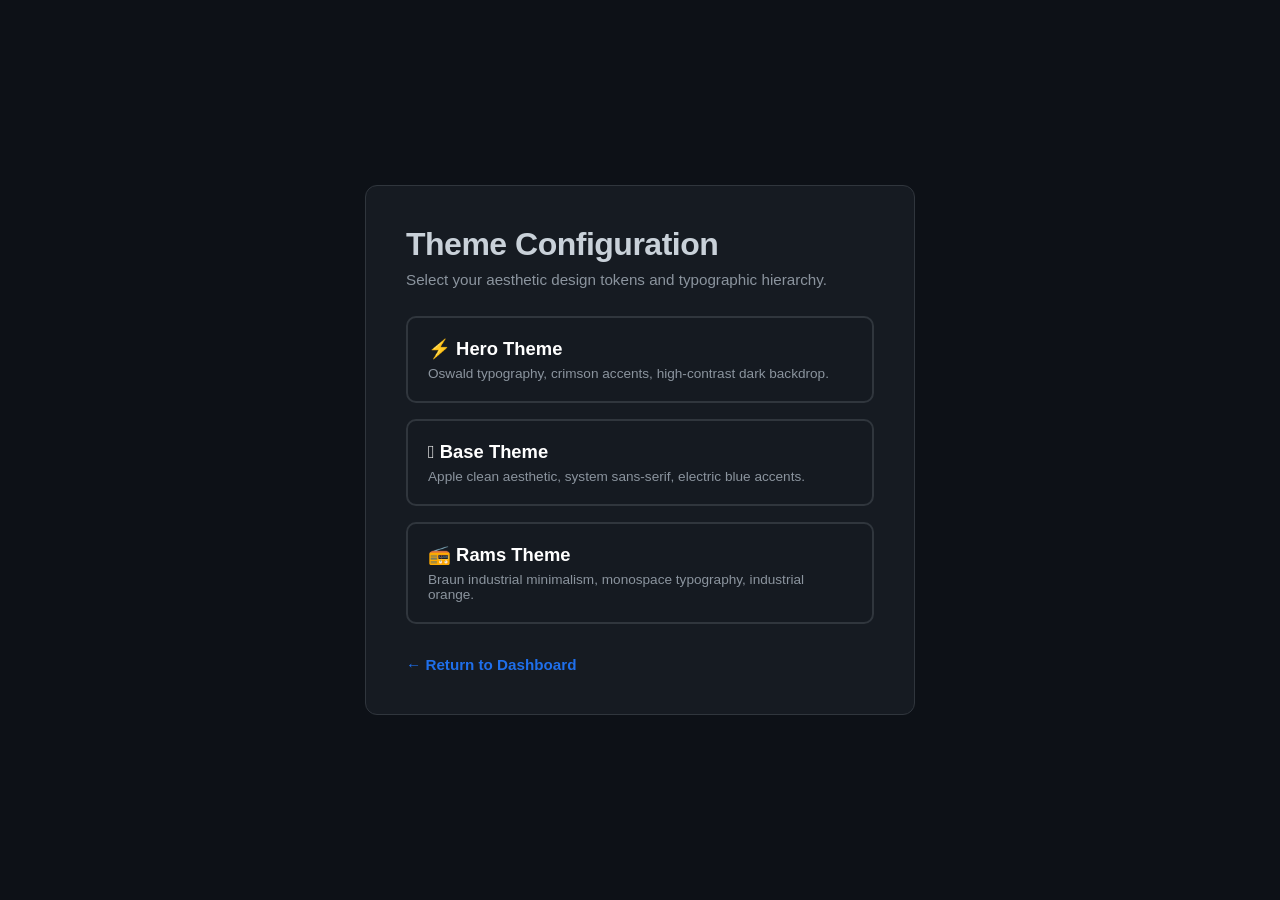
<file: setup.html>
<!DOCTYPE html> <html lang="en"> <head>     <meta charset="UTF-8">     <meta name="viewport" content="width=device-width, initial-scale=1.0">     <title>Theme Setup — Band Dashboard</title>     <link href="https://fonts.googleapis.com/css2?family=Oswald:wght@500;700&display=swap" rel="stylesheet">     <style>         * { box-sizing: border-box; margin: 0; padding: 0; transition: background-color 0.3s, color 0.3s, border-color 0.3s; }         body { background-color: var(--bg-primary, #0d1117); color: var(--text-main, #c9d1d9); font-family: var(--font-family, sans-serif); min-height: 100vh; display: flex; justify-content: center; align-items: center; padding: 20px; }         .container { width: 100%; max-width: 550px; background: var(--bg-secondary, #161b22); border: 1px solid var(--border-color, #30363d); border-radius: var(--card-radius, 12px); padding: 40px; box-shadow: var(--box-shadow, none); }         h2 { font-size: 2rem; margin-bottom: 8px; text-transform: var(--header-transform, none); letter-spacing: -0.5px; }         p.subtitle { color: var(--text-muted, #8b949e); font-size: 0.95rem; margin-bottom: 28px; }         .theme-grid { display: grid; grid-template-columns: 1fr; gap: 16px; margin-bottom: 32px; }         .theme-btn { padding: 20px; border-radius: 10px; border: 2px solid var(--border-color); background: var(--bg-surface); color: var(--text-main); cursor: pointer; text-align: left; transition: all 0.2s ease; display: flex; flex-direction: column; gap: 6px; }         .theme-btn:hover { border-color: var(--accent-color); transform: translateY(-2px); box-shadow: 0 6px 20px rgba(0,0,0,0.3); }         .theme-title { font-size: 1.15rem; font-weight: 700; text-transform: var(--header-transform, none); color: #fff; }         .theme-desc { font-size: 0.85rem; color: var(--text-muted, #8b949e); }         .back-link { display: inline-flex; align-items: center; gap: 8px; color: var(--accent-color); text-decoration: none; font-weight: 600; font-size: 0.95rem; }         .back-link:hover { text-decoration: underline; }     </style> </head> <body> <div class="container">     <h2>Theme Configuration</h2>     <p class="subtitle">Select your aesthetic design tokens and typographic hierarchy.</p>          <div class="theme-grid">         <button class="theme-btn" type="button" onclick="selectTheme('hero')">             <span class="theme-title">⚡ Hero Theme</span>             <span class="theme-desc">Oswald typography, crimson accents, high-contrast dark backdrop.</span>         </button>         <button class="theme-btn" type="button" onclick="selectTheme('base')">             <span class="theme-title"> Base Theme</span>             <span class="theme-desc">Apple clean aesthetic, system sans-serif, electric blue accents.</span>         </button>         <button class="theme-btn" type="button" onclick="selectTheme('rams')">             <span class="theme-title">📻 Rams Theme</span>             <span class="theme-desc">Braun industrial minimalism, monospace typography, industrial orange.</span>         </button>     </div>      <a href="index.html" class="back-link">← Return to Dashboard</a> </div>  <script src="core/app.js"></script> <script>     function selectTheme(themeKey) {         if (window.BandApp && typeof window.BandApp.saveThemeSelection === 'function') {             window.BandApp.saveThemeSelection(themeKey);             setTimeout(() => { location.href = "index.html"; }, 150);         } else {             localStorage.setItem("band_app_theme", themeKey);             location.href = "index.html";         }     } </script> </body> </html>
</file>
